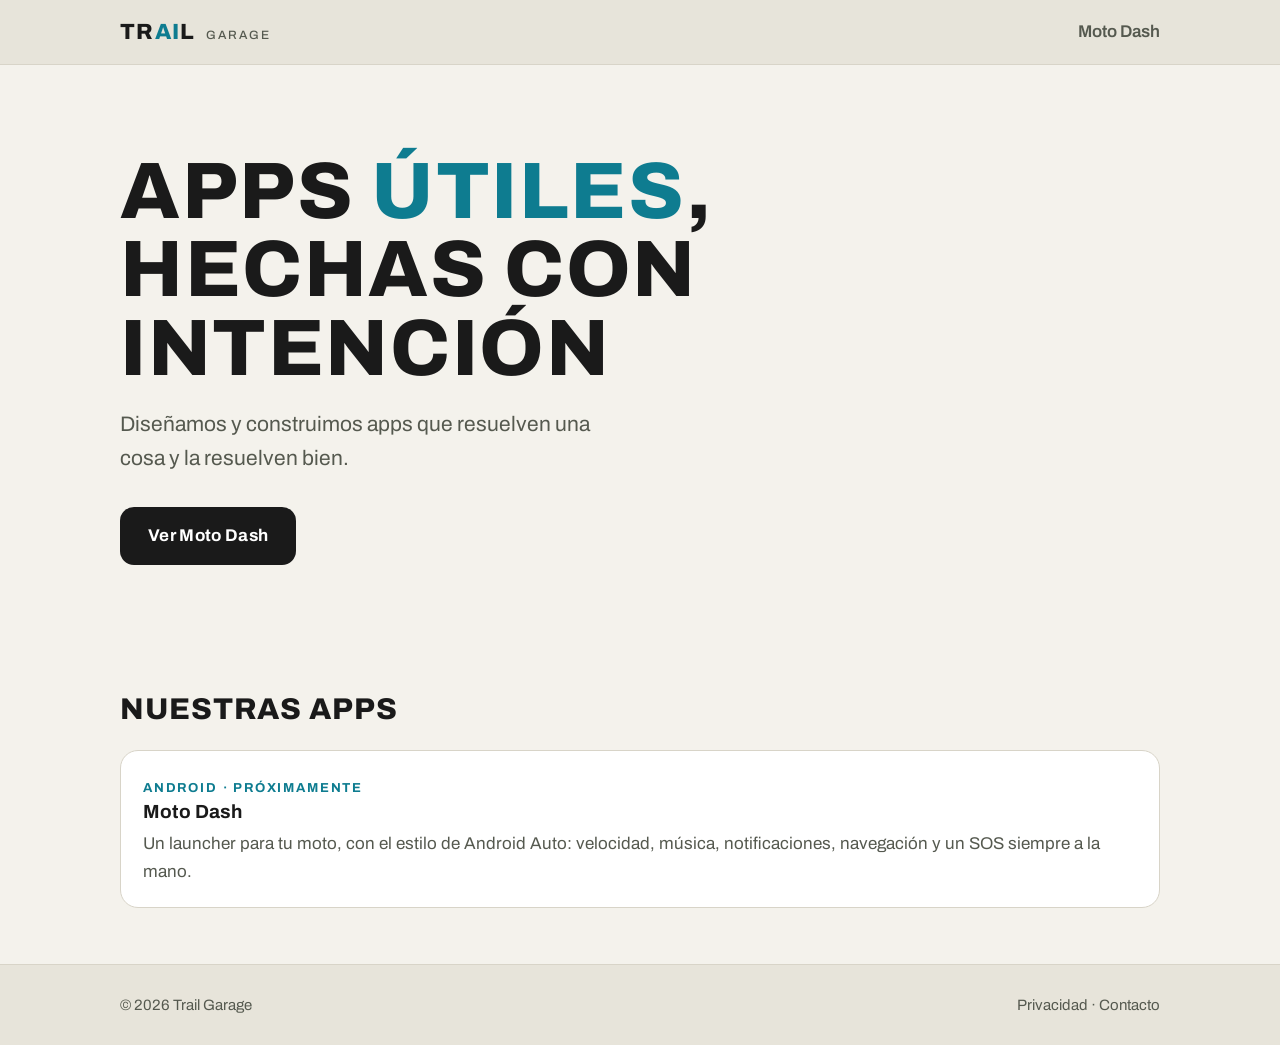
<file: index.html>
<!doctype html>
<html lang="es-MX">
<head>
  <meta charset="utf-8">
  <meta name="viewport" content="width=device-width, initial-scale=1">
  <title>Trail Garage — apps útiles, hechas con intención</title>
  <meta name="description" content="Trail Garage diseña y construye apps que resuelven una cosa y la resuelven bien. Sin cuentas, sin anuncios, todo en tu teléfono.">
  <link rel="icon" href="assets/favicon.svg" type="image/svg+xml">
  <link rel="icon" href="assets/favicon.png" type="image/png" sizes="256x256">
  <link rel="apple-touch-icon" href="assets/img/trg-icon.png">
  <link rel="stylesheet" href="assets/style.css">
</head>
<body>
  <header class="top">
    <div class="wrap">
      <a class="wordmark" href="./">TR<span class="ai">AI</span>L<small>GARAGE</small></a>
      <nav><a href="moto-dash/">Moto Dash</a></nav>
    </div>
  </header>

  <main>
    <div class="wrap hero">
      <h1>Apps <span class="ai">útiles</span>,<br>hechas con intención</h1>
      <p class="lead">Diseñamos y construimos apps que resuelven una cosa y la resuelven bien.</p>
      <a class="btn" href="moto-dash/">Ver Moto Dash</a>
    </div>

    <section>
      <div class="wrap">
        <h2>Nuestras apps</h2>
        <div class="grid">
          <a class="card app" href="moto-dash/">
            <span class="tag">Android · Próximamente</span>
            <h3>Moto Dash</h3>
            <p>Un launcher para tu moto, con el estilo de Android Auto: velocidad, música, notificaciones, navegación y un SOS siempre a la mano.</p>
          </a>
        </div>
      </div>
    </section>
  </main>

  <footer>
    <div class="wrap">
      <span>© 2026 Trail Garage</span>
      <span><a href="moto-dash/privacy/">Privacidad</a> · <a href="mailto:soporte@trailgarage.com">Contacto</a></span>
    </div>
  </footer>
</body>
</html>
</file>
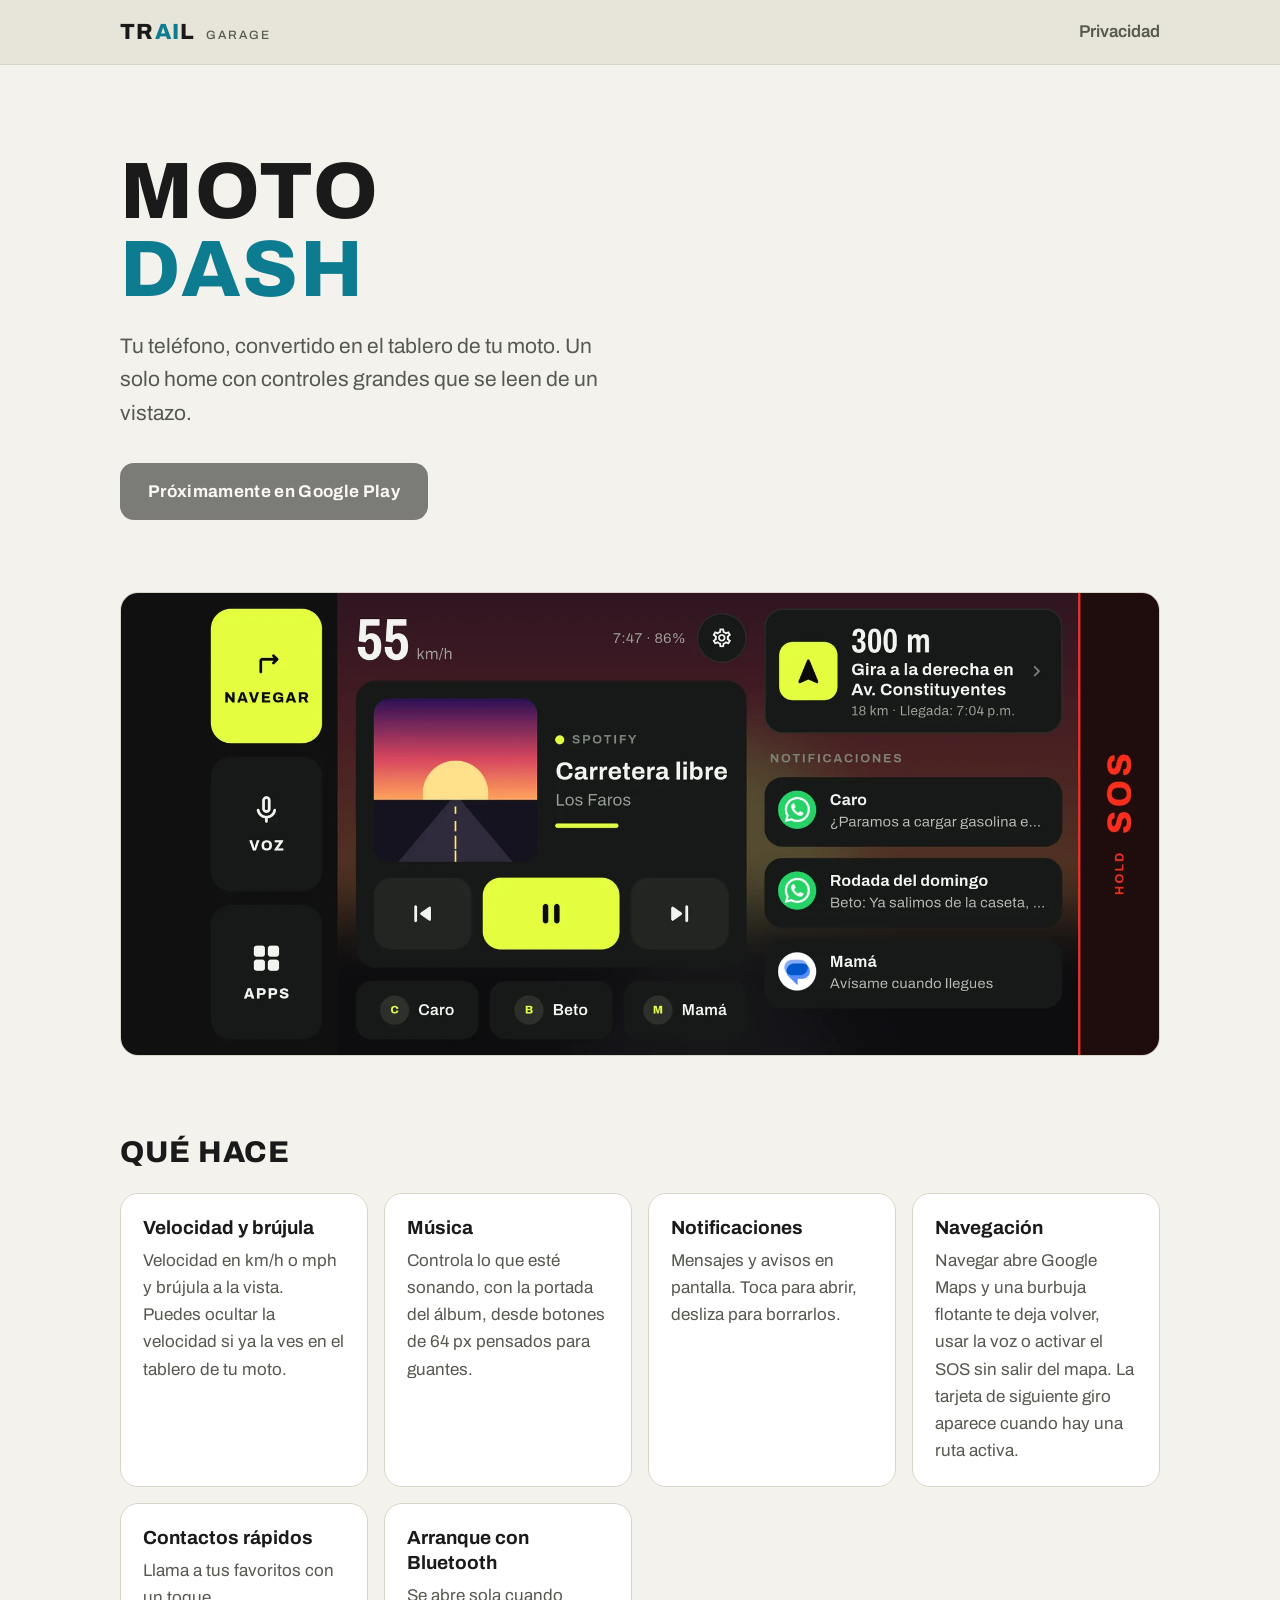
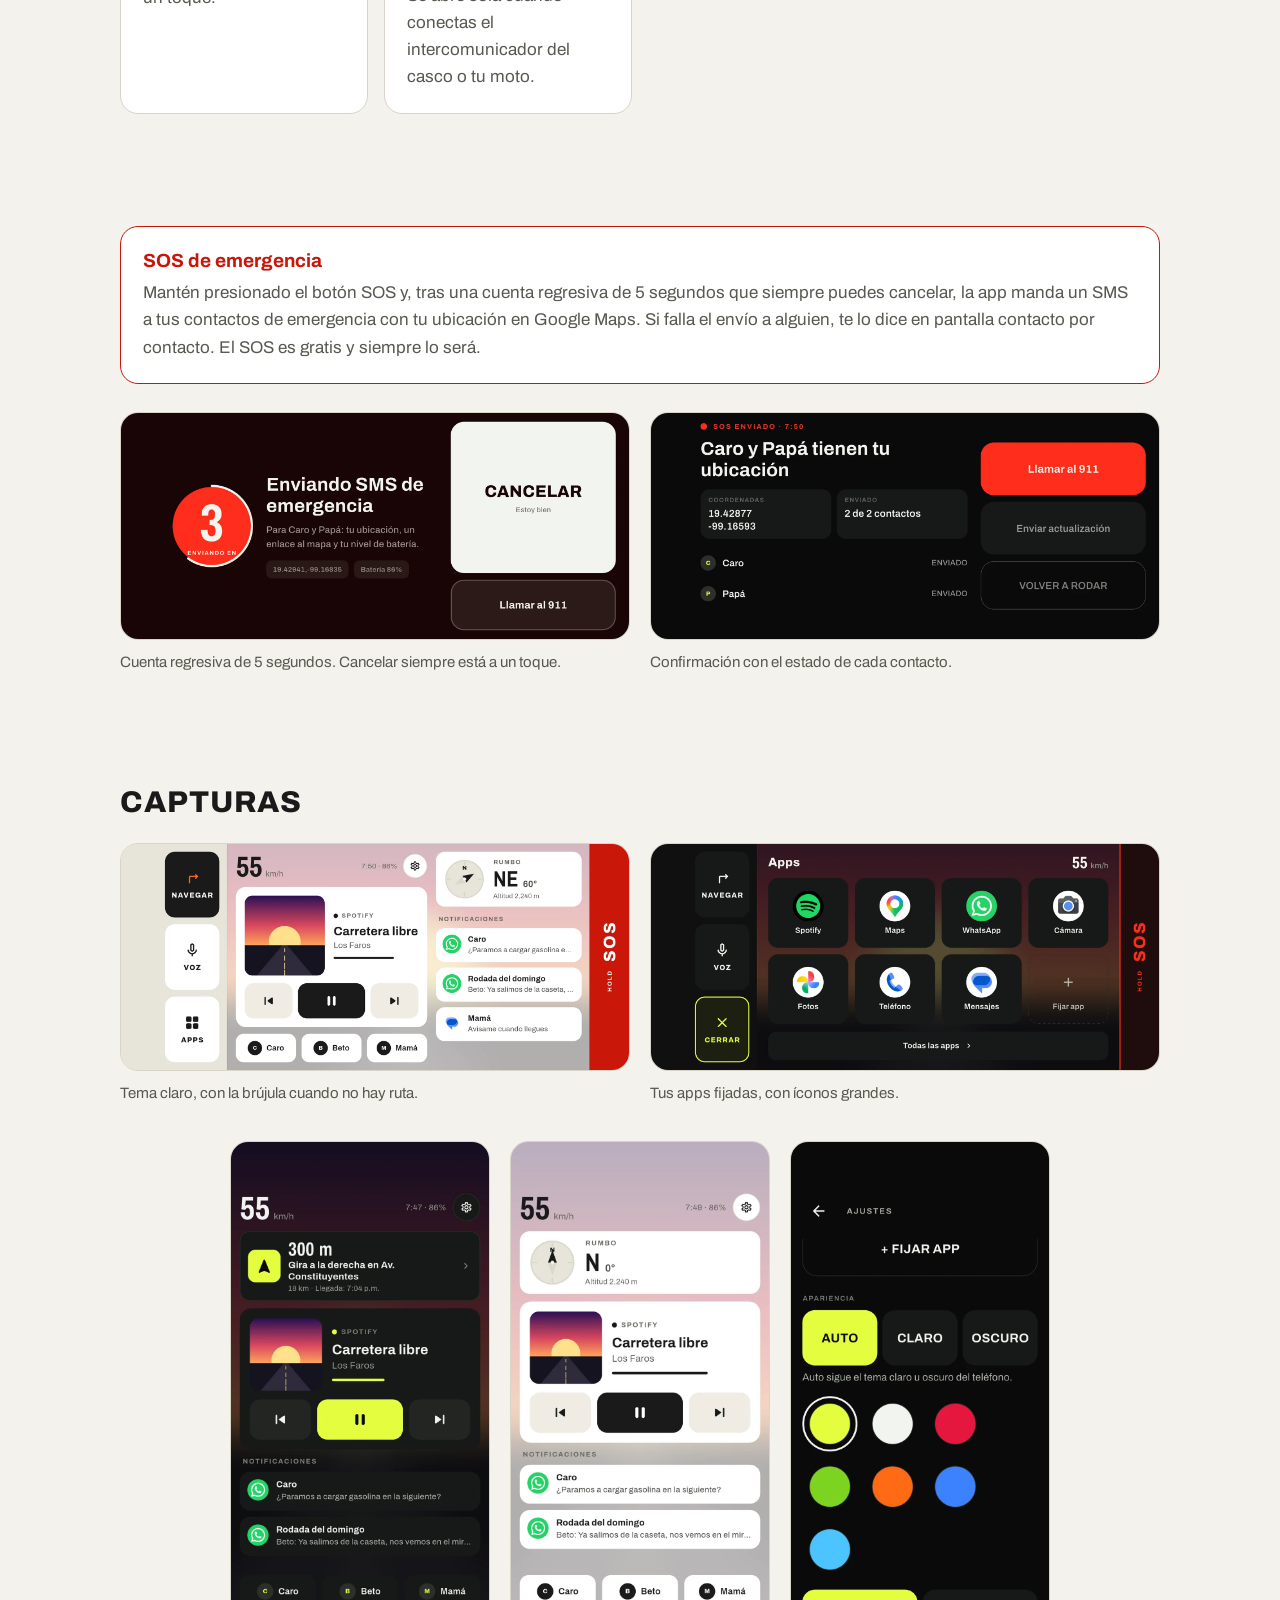
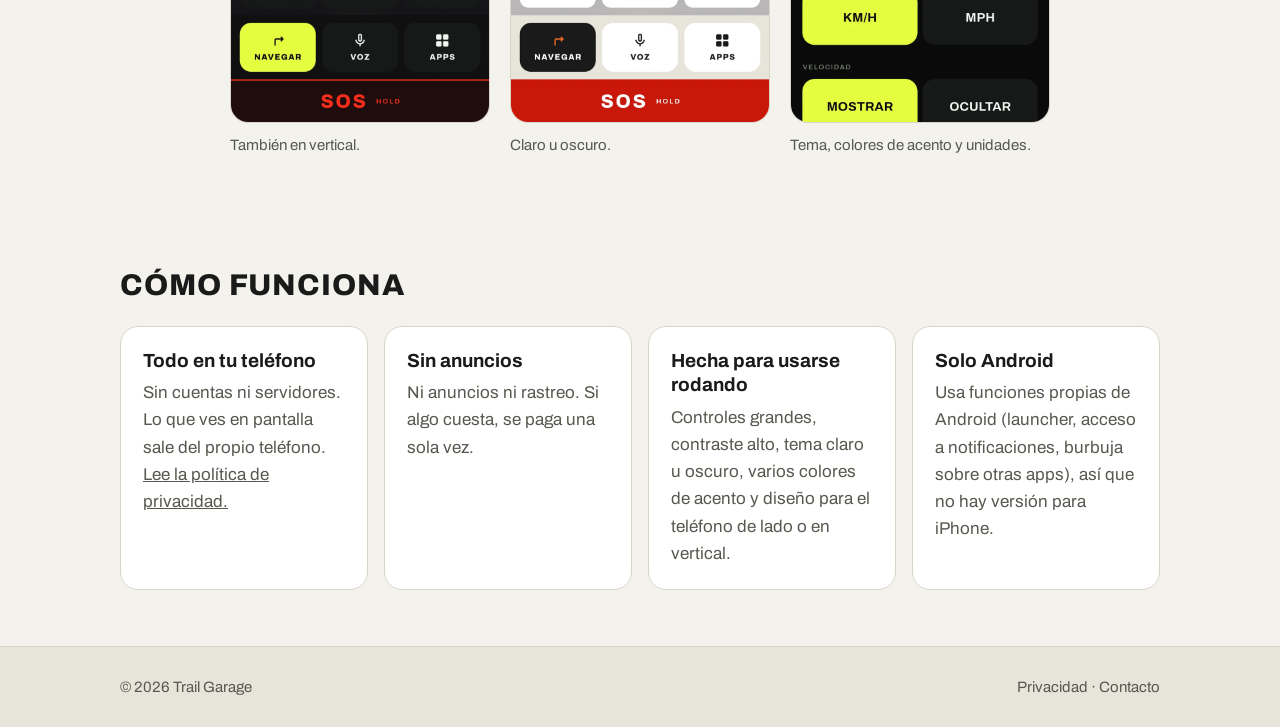
<file: moto-dash/index.html>
<!doctype html>
<html lang="es-MX">
<head>
  <meta charset="utf-8">
  <meta name="viewport" content="width=device-width, initial-scale=1">
  <title>Moto Dash — el launcher para tu moto | Trail Garage</title>
  <meta name="description" content="Un launcher de Android para motociclistas: velocidad, música, notificaciones, navegación con Google Maps y SOS. Botones grandes para usar con guantes.">
  <link rel="icon" href="../assets/favicon.svg" type="image/svg+xml">
  <link rel="icon" href="../assets/favicon.png" type="image/png" sizes="256x256">
  <link rel="apple-touch-icon" href="../assets/img/trg-icon.png">
  <link rel="stylesheet" href="../assets/style.css">
</head>
<body>
  <header class="top">
    <div class="wrap">
      <a class="wordmark" href="../">TR<span class="ai">AI</span>L<small>GARAGE</small></a>
      <nav><a href="privacy/">Privacidad</a></nav>
    </div>
  </header>

  <main>
    <div class="wrap hero">
      <h1>Moto<br><span class="ai">Dash</span></h1>
      <p class="lead">Tu teléfono, convertido en el tablero de tu moto. Un solo home con controles grandes que se leen de un vistazo.</p>
      <a class="btn" aria-disabled="true" href="#">Próximamente en Google Play</a>
    </div>

    <div class="wrap hero-shot">
      <figure class="shot">
        <img src="../assets/img/home-horizontal-oscuro.webp" width="1800" height="802" alt="Pantalla de inicio de Moto Dash con el teléfono de lado: velocidad, tarjeta de siguiente giro, música, notificaciones, contactos rápidos, botones Navegar, Voz y Apps, y el SOS en el borde derecho.">
      </figure>
    </div>

    <section>
      <div class="wrap">
        <h2>Qué hace</h2>
        <div class="grid">
          <div class="card"><h3>Velocidad y brújula</h3><p>Velocidad en km/h o mph y brújula a la vista. Puedes ocultar la velocidad si ya la ves en el tablero de tu moto.</p></div>
          <div class="card"><h3>Música</h3><p>Controla lo que esté sonando, con la portada del álbum, desde botones de 64 px pensados para guantes.</p></div>
          <div class="card"><h3>Notificaciones</h3><p>Mensajes y avisos en pantalla. Toca para abrir, desliza para borrarlos.</p></div>
          <div class="card"><h3>Navegación</h3><p>Navegar abre Google Maps y una burbuja flotante te deja volver, usar la voz o activar el SOS sin salir del mapa. La tarjeta de siguiente giro aparece cuando hay una ruta activa.</p></div>
          <div class="card"><h3>Contactos rápidos</h3><p>Llama a tus favoritos con un toque.</p></div>
          <div class="card"><h3>Arranque con Bluetooth</h3><p>Se abre sola cuando conectas el intercomunicador del casco o tu moto.</p></div>
        </div>
      </div>
    </section>

    <section>
      <div class="wrap">
        <div class="card sos">
          <h3>SOS de emergencia</h3>
          <p>Mantén presionado el botón SOS y, tras una cuenta regresiva de 5 segundos que siempre puedes cancelar, la app manda un SMS a tus contactos de emergencia con tu ubicación en Google Maps. Si falla el envío a alguien, te lo dice en pantalla contacto por contacto. El SOS es gratis y siempre lo será.</p>
        </div>
        <div class="gallery two">
          <figure class="shot">
            <img src="../assets/img/sos-cuenta-regresiva.webp" width="1800" height="802" loading="lazy" alt="Pantalla de cuenta regresiva del SOS con un botón grande para cancelar y otro para llamar al 911.">
            <figcaption>Cuenta regresiva de 5 segundos. Cancelar siempre está a un toque.</figcaption>
          </figure>
          <figure class="shot">
            <img src="../assets/img/sos-enviado.webp" width="1800" height="802" loading="lazy" alt="Confirmación de SOS enviado, con las coordenadas y el estado de envío por cada contacto.">
            <figcaption>Confirmación con el estado de cada contacto.</figcaption>
          </figure>
        </div>
      </div>
    </section>

    <section>
      <div class="wrap">
        <h2>Capturas</h2>
        <div class="gallery two">
          <figure class="shot">
            <img src="../assets/img/home-horizontal-claro.webp" width="1800" height="802" loading="lazy" alt="Pantalla de inicio en tema claro con brújula, música y notificaciones.">
            <figcaption>Tema claro, con la brújula cuando no hay ruta.</figcaption>
          </figure>
          <figure class="shot">
            <img src="../assets/img/apps-horizontal.webp" width="1800" height="802" loading="lazy" alt="Cuadrícula de aplicaciones fijadas con íconos grandes.">
            <figcaption>Tus apps fijadas, con íconos grandes.</figcaption>
          </figure>
        </div>
        <div class="gallery phones" style="margin-top:36px">
          <figure class="shot">
            <img src="../assets/img/home-vertical-oscuro.webp" width="802" height="1800" loading="lazy" alt="Pantalla de inicio en vertical, tema oscuro.">
            <figcaption>También en vertical.</figcaption>
          </figure>
          <figure class="shot">
            <img src="../assets/img/home-vertical-claro.webp" width="802" height="1800" loading="lazy" alt="Pantalla de inicio en vertical, tema claro.">
            <figcaption>Claro u oscuro.</figcaption>
          </figure>
          <figure class="shot">
            <img src="../assets/img/ajustes-apariencia.webp" width="802" height="1800" loading="lazy" alt="Ajustes de apariencia con selección de tema, colores de acento y unidades.">
            <figcaption>Tema, colores de acento y unidades.</figcaption>
          </figure>
        </div>
      </div>
    </section>

    <section>
      <div class="wrap">
        <h2>Cómo funciona</h2>
        <div class="grid">
          <div class="card"><h3>Todo en tu teléfono</h3><p>Sin cuentas ni servidores. Lo que ves en pantalla sale del propio teléfono. <a href="privacy/">Lee la política de privacidad.</a></p></div>
          <div class="card"><h3>Sin anuncios</h3><p>Ni anuncios ni rastreo. Si algo cuesta, se paga una sola vez.</p></div>
          <div class="card"><h3>Hecha para usarse rodando</h3><p>Controles grandes, contraste alto, tema claro u oscuro, varios colores de acento y diseño para el teléfono de lado o en vertical.</p></div>
          <div class="card"><h3>Solo Android</h3><p>Usa funciones propias de Android (launcher, acceso a notificaciones, burbuja sobre otras apps), así que no hay versión para iPhone.</p></div>
        </div>
      </div>
    </section>
  </main>

  <footer>
    <div class="wrap">
      <span>© 2026 Trail Garage</span>
      <span><a href="privacy/">Privacidad</a> · <a href="mailto:soporte@trailgarage.com">Contacto</a></span>
    </div>
  </footer>
</body>
</html>
</file>
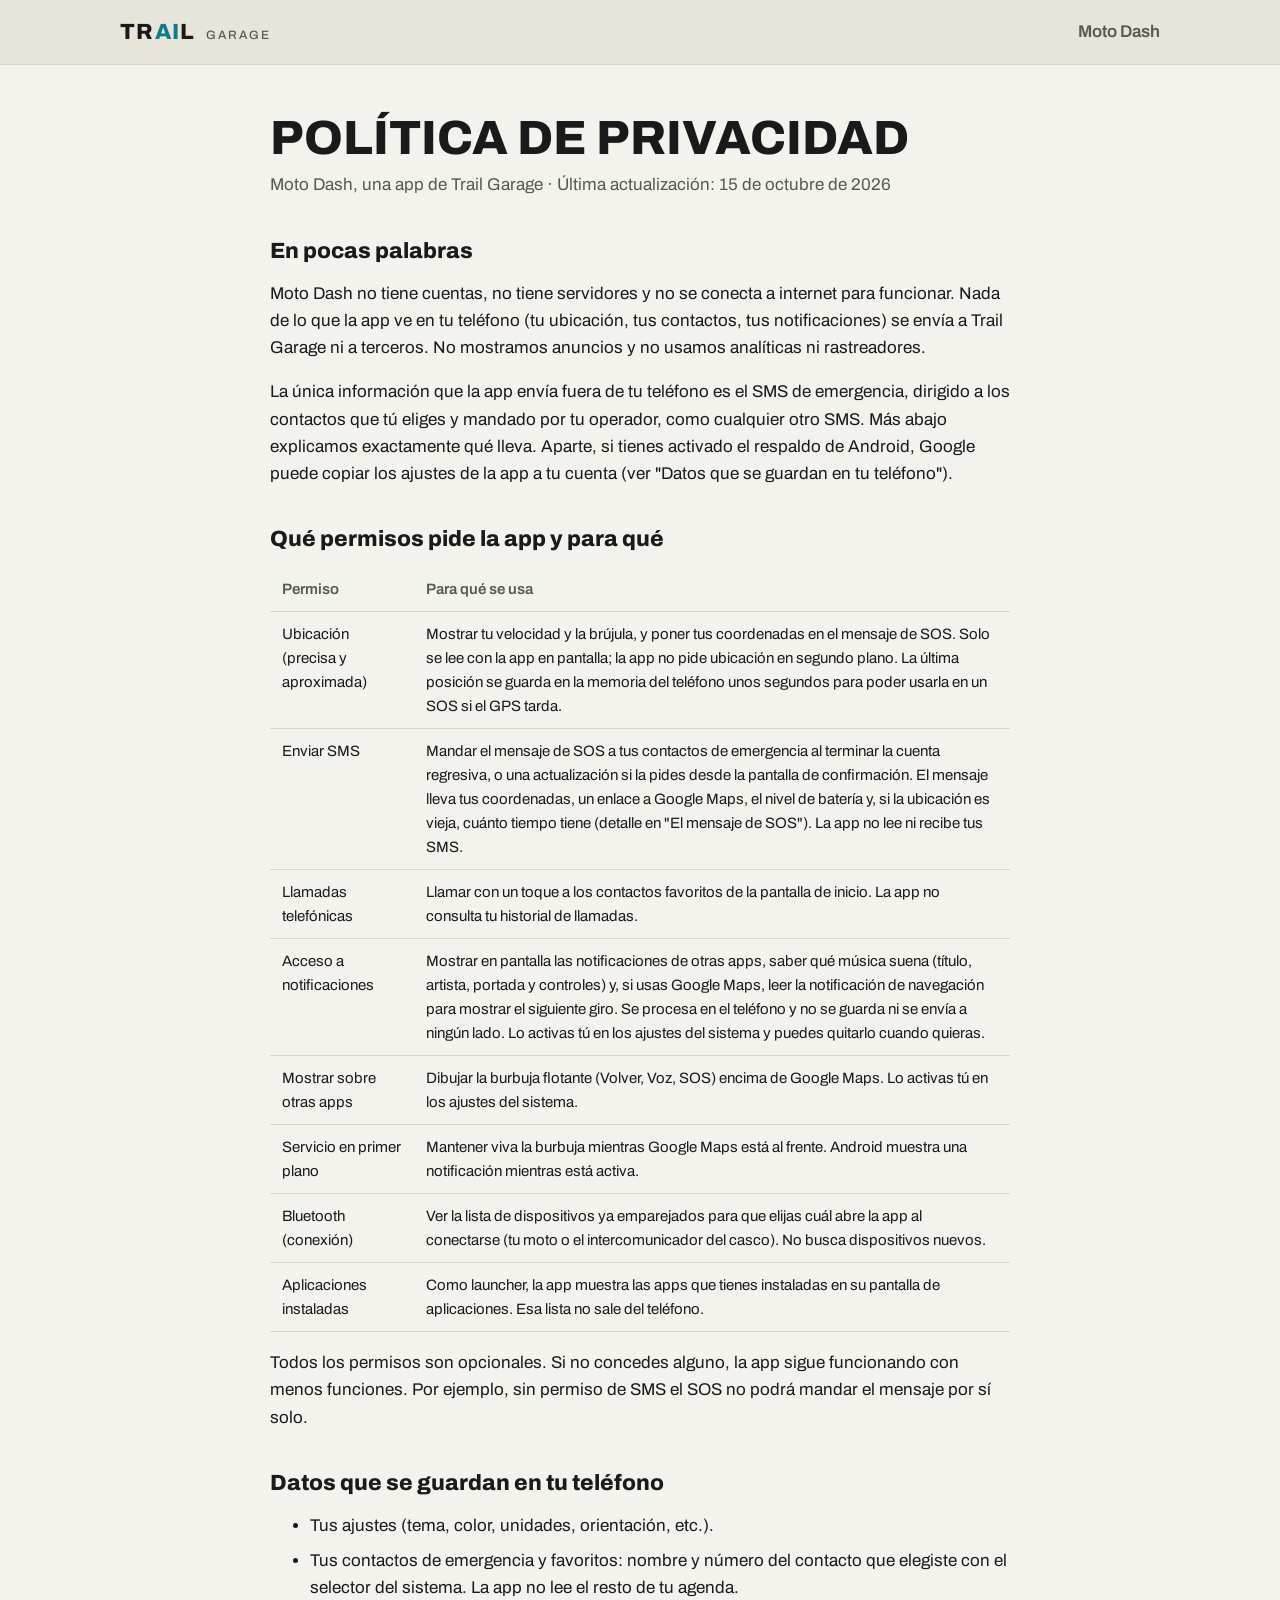
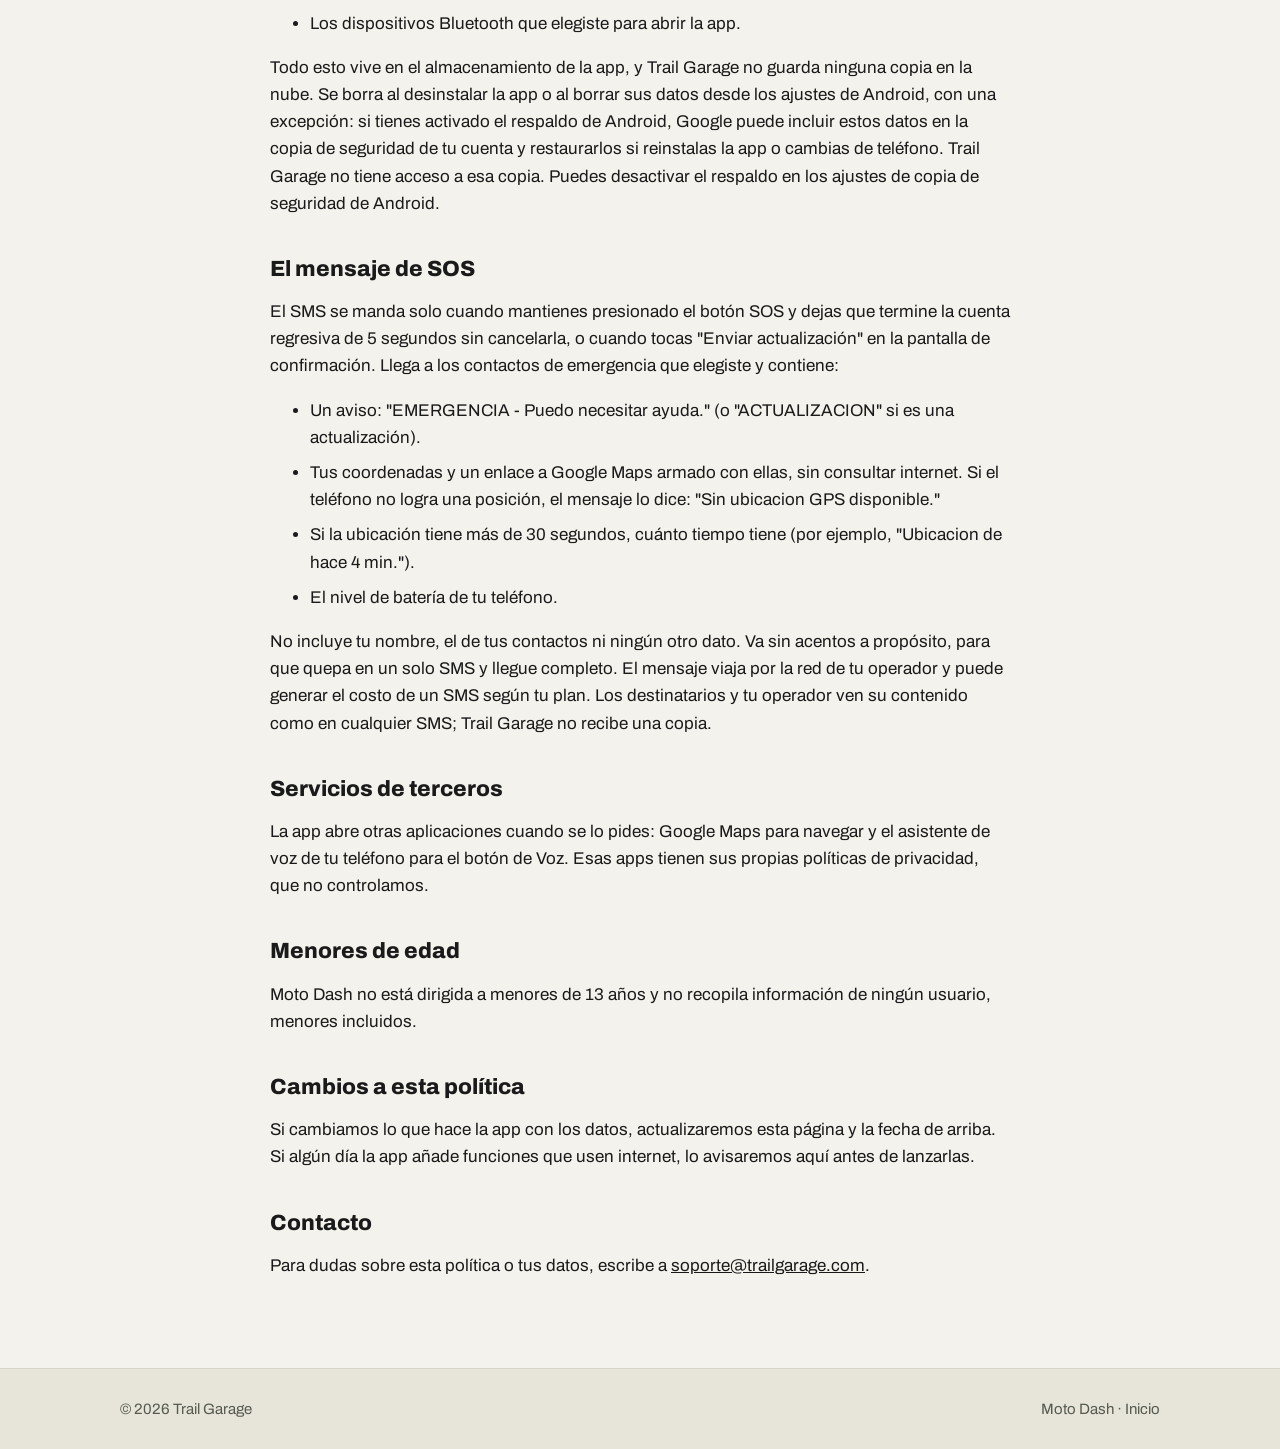
<file: moto-dash/privacy/index.html>
<!doctype html>
<html lang="es-MX">
<head>
  <meta charset="utf-8">
  <meta name="viewport" content="width=device-width, initial-scale=1">
  <title>Política de privacidad — Moto Dash | Trail Garage</title>
  <meta name="description" content="Política de privacidad de Moto Dash: qué permisos usa la app y qué hace con tus datos.">
  <link rel="icon" href="../../assets/favicon.svg" type="image/svg+xml">
  <link rel="icon" href="../../assets/favicon.png" type="image/png" sizes="256x256">
  <link rel="apple-touch-icon" href="../../assets/img/trg-icon.png">
  <link rel="stylesheet" href="../../assets/style.css">
</head>
<body>
  <header class="top">
    <div class="wrap">
      <a class="wordmark" href="../../">TR<span class="ai">AI</span>L<small>GARAGE</small></a>
      <nav><a href="../">Moto Dash</a></nav>
    </div>
  </header>

  <main class="wrap legal">
    <h1>Política de privacidad</h1>
    <p class="meta">Moto Dash, una app de Trail Garage · Última actualización: 15 de octubre de 2026</p>

    <h2>En pocas palabras</h2>
    <p>Moto Dash no tiene cuentas, no tiene servidores y no se conecta a internet para funcionar. Nada de lo que la app ve en tu teléfono (tu ubicación, tus contactos, tus notificaciones) se envía a Trail Garage ni a terceros. No mostramos anuncios y no usamos analíticas ni rastreadores.</p>
    <p>La única información que la app envía fuera de tu teléfono es el SMS de emergencia, dirigido a los contactos que tú eliges y mandado por tu operador, como cualquier otro SMS. Más abajo explicamos exactamente qué lleva. Aparte, si tienes activado el respaldo de Android, Google puede copiar los ajustes de la app a tu cuenta (ver "Datos que se guardan en tu teléfono").</p>

    <h2>Qué permisos pide la app y para qué</h2>
    <table>
      <thead><tr><th>Permiso</th><th>Para qué se usa</th></tr></thead>
      <tbody>
        <tr><td>Ubicación (precisa y aproximada)</td><td>Mostrar tu velocidad y la brújula, y poner tus coordenadas en el mensaje de SOS. Solo se lee con la app en pantalla; la app no pide ubicación en segundo plano. La última posición se guarda en la memoria del teléfono unos segundos para poder usarla en un SOS si el GPS tarda.</td></tr>
        <tr><td>Enviar SMS</td><td>Mandar el mensaje de SOS a tus contactos de emergencia al terminar la cuenta regresiva, o una actualización si la pides desde la pantalla de confirmación. El mensaje lleva tus coordenadas, un enlace a Google Maps, el nivel de batería y, si la ubicación es vieja, cuánto tiempo tiene (detalle en "El mensaje de SOS"). La app no lee ni recibe tus SMS.</td></tr>
        <tr><td>Llamadas telefónicas</td><td>Llamar con un toque a los contactos favoritos de la pantalla de inicio. La app no consulta tu historial de llamadas.</td></tr>
        <tr><td>Acceso a notificaciones</td><td>Mostrar en pantalla las notificaciones de otras apps, saber qué música suena (título, artista, portada y controles) y, si usas Google Maps, leer la notificación de navegación para mostrar el siguiente giro. Se procesa en el teléfono y no se guarda ni se envía a ningún lado. Lo activas tú en los ajustes del sistema y puedes quitarlo cuando quieras.</td></tr>
        <tr><td>Mostrar sobre otras apps</td><td>Dibujar la burbuja flotante (Volver, Voz, SOS) encima de Google Maps. Lo activas tú en los ajustes del sistema.</td></tr>
        <tr><td>Servicio en primer plano</td><td>Mantener viva la burbuja mientras Google Maps está al frente. Android muestra una notificación mientras está activa.</td></tr>
        <tr><td>Bluetooth (conexión)</td><td>Ver la lista de dispositivos ya emparejados para que elijas cuál abre la app al conectarse (tu moto o el intercomunicador del casco). No busca dispositivos nuevos.</td></tr>
        <tr><td>Aplicaciones instaladas</td><td>Como launcher, la app muestra las apps que tienes instaladas en su pantalla de aplicaciones. Esa lista no sale del teléfono.</td></tr>
      </tbody>
    </table>
    <p>Todos los permisos son opcionales. Si no concedes alguno, la app sigue funcionando con menos funciones. Por ejemplo, sin permiso de SMS el SOS no podrá mandar el mensaje por sí solo.</p>

    <h2>Datos que se guardan en tu teléfono</h2>
    <ul>
      <li>Tus ajustes (tema, color, unidades, orientación, etc.).</li>
      <li>Tus contactos de emergencia y favoritos: nombre y número del contacto que elegiste con el selector del sistema. La app no lee el resto de tu agenda.</li>
      <li>Los dispositivos Bluetooth que elegiste para abrir la app.</li>
    </ul>
    <p>Todo esto vive en el almacenamiento de la app, y Trail Garage no guarda ninguna copia en la nube. Se borra al desinstalar la app o al borrar sus datos desde los ajustes de Android, con una excepción: si tienes activado el respaldo de Android, Google puede incluir estos datos en la copia de seguridad de tu cuenta y restaurarlos si reinstalas la app o cambias de teléfono. Trail Garage no tiene acceso a esa copia. Puedes desactivar el respaldo en los ajustes de copia de seguridad de Android.</p>

    <h2>El mensaje de SOS</h2>
    <p>El SMS se manda solo cuando mantienes presionado el botón SOS y dejas que termine la cuenta regresiva de 5 segundos sin cancelarla, o cuando tocas "Enviar actualización" en la pantalla de confirmación. Llega a los contactos de emergencia que elegiste y contiene:</p>
    <ul>
      <li>Un aviso: "EMERGENCIA - Puedo necesitar ayuda." (o "ACTUALIZACION" si es una actualización).</li>
      <li>Tus coordenadas y un enlace a Google Maps armado con ellas, sin consultar internet. Si el teléfono no logra una posición, el mensaje lo dice: "Sin ubicacion GPS disponible."</li>
      <li>Si la ubicación tiene más de 30 segundos, cuánto tiempo tiene (por ejemplo, "Ubicacion de hace 4 min.").</li>
      <li>El nivel de batería de tu teléfono.</li>
    </ul>
    <p>No incluye tu nombre, el de tus contactos ni ningún otro dato. Va sin acentos a propósito, para que quepa en un solo SMS y llegue completo. El mensaje viaja por la red de tu operador y puede generar el costo de un SMS según tu plan. Los destinatarios y tu operador ven su contenido como en cualquier SMS; Trail Garage no recibe una copia.</p>

    <h2>Servicios de terceros</h2>
    <p>La app abre otras aplicaciones cuando se lo pides: Google Maps para navegar y el asistente de voz de tu teléfono para el botón de Voz. Esas apps tienen sus propias políticas de privacidad, que no controlamos.</p>

    <h2>Menores de edad</h2>
    <p>Moto Dash no está dirigida a menores de 13 años y no recopila información de ningún usuario, menores incluidos.</p>

    <h2>Cambios a esta política</h2>
    <p>Si cambiamos lo que hace la app con los datos, actualizaremos esta página y la fecha de arriba. Si algún día la app añade funciones que usen internet, lo avisaremos aquí antes de lanzarlas.</p>

    <h2>Contacto</h2>
    <p>Para dudas sobre esta política o tus datos, escribe a <a href="mailto:soporte@trailgarage.com">soporte@trailgarage.com</a>.</p>
  </main>

  <footer>
    <div class="wrap">
      <span>© 2026 Trail Garage</span>
      <span><a href="../">Moto Dash</a> · <a href="../../">Inicio</a></span>
    </div>
  </footer>
</body>
</html>
</file>
<file: assets/style.css>
/* Trail Garage — tokens taken from the Rider HUD design (moto-dash). */
@font-face {
  font-family: "Archivo";
  src: url("fonts/Archivo.ttf") format("truetype");
  font-weight: 100 900;
  font-stretch: 62% 125%;
  font-display: swap;
}
@font-face {
  font-family: "Archivo Narrow";
  src: url("fonts/ArchivoNarrow.ttf") format("truetype");
  font-weight: 400 700;
  font-display: swap;
}

:root {
  --bg: #0a0b0a;
  --rail: #101110;
  --surface: #171a18;
  --line: #262a27;
  --text: #f2f4ef;
  --muted: #a3aaa2;
  --accent: #4db3c9;
  --on-accent: #0a0b0a;
  --ai: #4db3c9;
  --sos: #ff2d1a;
}
@media (prefers-color-scheme: light) {
  :root {
    --bg: #f4f2ec;
    --rail: #e7e4da;
    --surface: #ffffff;
    --line: #d8d4c8;
    --text: #1a1a1a;
    --muted: #55594f;
    --accent: #1a1a1a;
    --on-accent: #ffffff;
    --ai: #0e7c90;
    --sos: #c8170a;
  }
}

* { box-sizing: border-box; }
html { -webkit-text-size-adjust: 100%; }
body {
  margin: 0;
  background: var(--bg);
  color: var(--text);
  font: 400 17px/1.6 "Archivo", system-ui, sans-serif;
}
a { color: inherit; }
img { max-width: 100%; display: block; }

.wrap { width: min(1040px, 100% - 40px); margin-inline: auto; }

/* Header / wordmark */
header.top { background: var(--rail); border-bottom: 1px solid var(--line); }
header.top .wrap { display: flex; align-items: center; justify-content: space-between; min-height: 64px; }
.wordmark {
  font: 800 22px/1 "Archivo", sans-serif;
  letter-spacing: 0.06em;
  text-transform: uppercase;
  text-decoration: none;
}
.wordmark .ai { color: var(--ai); }
.wordmark small { font-weight: 500; letter-spacing: 0.18em; color: var(--muted); margin-left: 10px; font-size: 0.55em; }
nav a { text-decoration: none; color: var(--muted); margin-left: 20px; font-weight: 600; }
nav a:hover { color: var(--text); }

/* Hero */
.hero { padding: 88px 0 72px; }
.hero h1 {
  font: 800 clamp(38px, 7.5vw, 80px)/0.98 "Archivo", sans-serif;
  letter-spacing: 0.02em;
  text-transform: uppercase;
  margin: 0 0 20px;
}
.hero h1 .ai { color: var(--ai); }
.hero p.lead { font-size: 21px; color: var(--muted); max-width: 40ch; margin: 0 0 32px; }

.btn {
  display: inline-block;
  min-height: 56px;
  padding: 15px 28px;
  border-radius: 14px;
  background: var(--accent);
  color: var(--on-accent);
  font-weight: 700;
  text-decoration: none;
  letter-spacing: 0.02em;
}
.btn.ghost { background: transparent; color: var(--text); border: 2px solid var(--line); }
.btn[aria-disabled="true"] { opacity: 0.55; pointer-events: none; }

/* Sections */
section { padding: 56px 0; }
h2 { font: 800 30px/1.1 "Archivo", sans-serif; text-transform: uppercase; letter-spacing: 0.03em; margin: 0 0 24px; }
h3 { font: 700 19px/1.3 "Archivo", sans-serif; margin: 0 0 6px; }
.grid { display: grid; gap: 16px; grid-template-columns: repeat(auto-fit, minmax(240px, 1fr)); }
.card { background: var(--surface); border: 1px solid var(--line); border-radius: 18px; padding: 22px; }
.card p { margin: 0; color: var(--muted); }
.card.app { display: block; text-decoration: none; }
.card.app .tag { font-size: 13px; letter-spacing: 0.14em; text-transform: uppercase; color: var(--ai); font-weight: 700; }
.card.sos { border-color: var(--sos); }
.card.sos h3 { color: var(--sos); }

/* Screenshots */
figure.shot { margin: 0; }
figure.shot img { width: 100%; height: auto; border-radius: 18px; border: 1px solid var(--line); background: var(--surface); }
figure.shot figcaption { margin-top: 10px; color: var(--muted); font-size: 15px; }
.hero-shot { padding-bottom: 24px; }
.gallery { display: grid; gap: 28px 20px; }
.gallery.two { grid-template-columns: repeat(auto-fit, minmax(300px, 1fr)); }
.gallery.phones { grid-template-columns: repeat(auto-fit, minmax(200px, 1fr)); max-width: 820px; margin-inline: auto; }
.card.sos + .gallery { margin-top: 28px; }

/* Legal text */
.legal { max-width: 74ch; padding: 48px 0 72px; }
.legal h1 { font: 800 clamp(32px, 6vw, 48px)/1.05 "Archivo", sans-serif; text-transform: uppercase; margin: 0 0 8px; }
.legal h2 { font-size: 22px; margin: 40px 0 12px; text-transform: none; letter-spacing: 0; }
.legal p, .legal li { color: var(--text); }
.legal li { margin-bottom: 8px; }
.legal .meta { color: var(--muted); margin: 0 0 32px; }
.legal table { width: 100%; border-collapse: collapse; margin: 16px 0; font-size: 15px; }
.legal th, .legal td { text-align: left; padding: 10px 12px; border-bottom: 1px solid var(--line); vertical-align: top; }
.legal th { color: var(--muted); font-weight: 600; }

footer { background: var(--rail); border-top: 1px solid var(--line); padding: 28px 0; color: var(--muted); font-size: 15px; }
footer .wrap { display: flex; flex-wrap: wrap; gap: 12px 24px; justify-content: space-between; }
footer a { text-decoration: none; }
footer a:hover { color: var(--text); }
</file>
